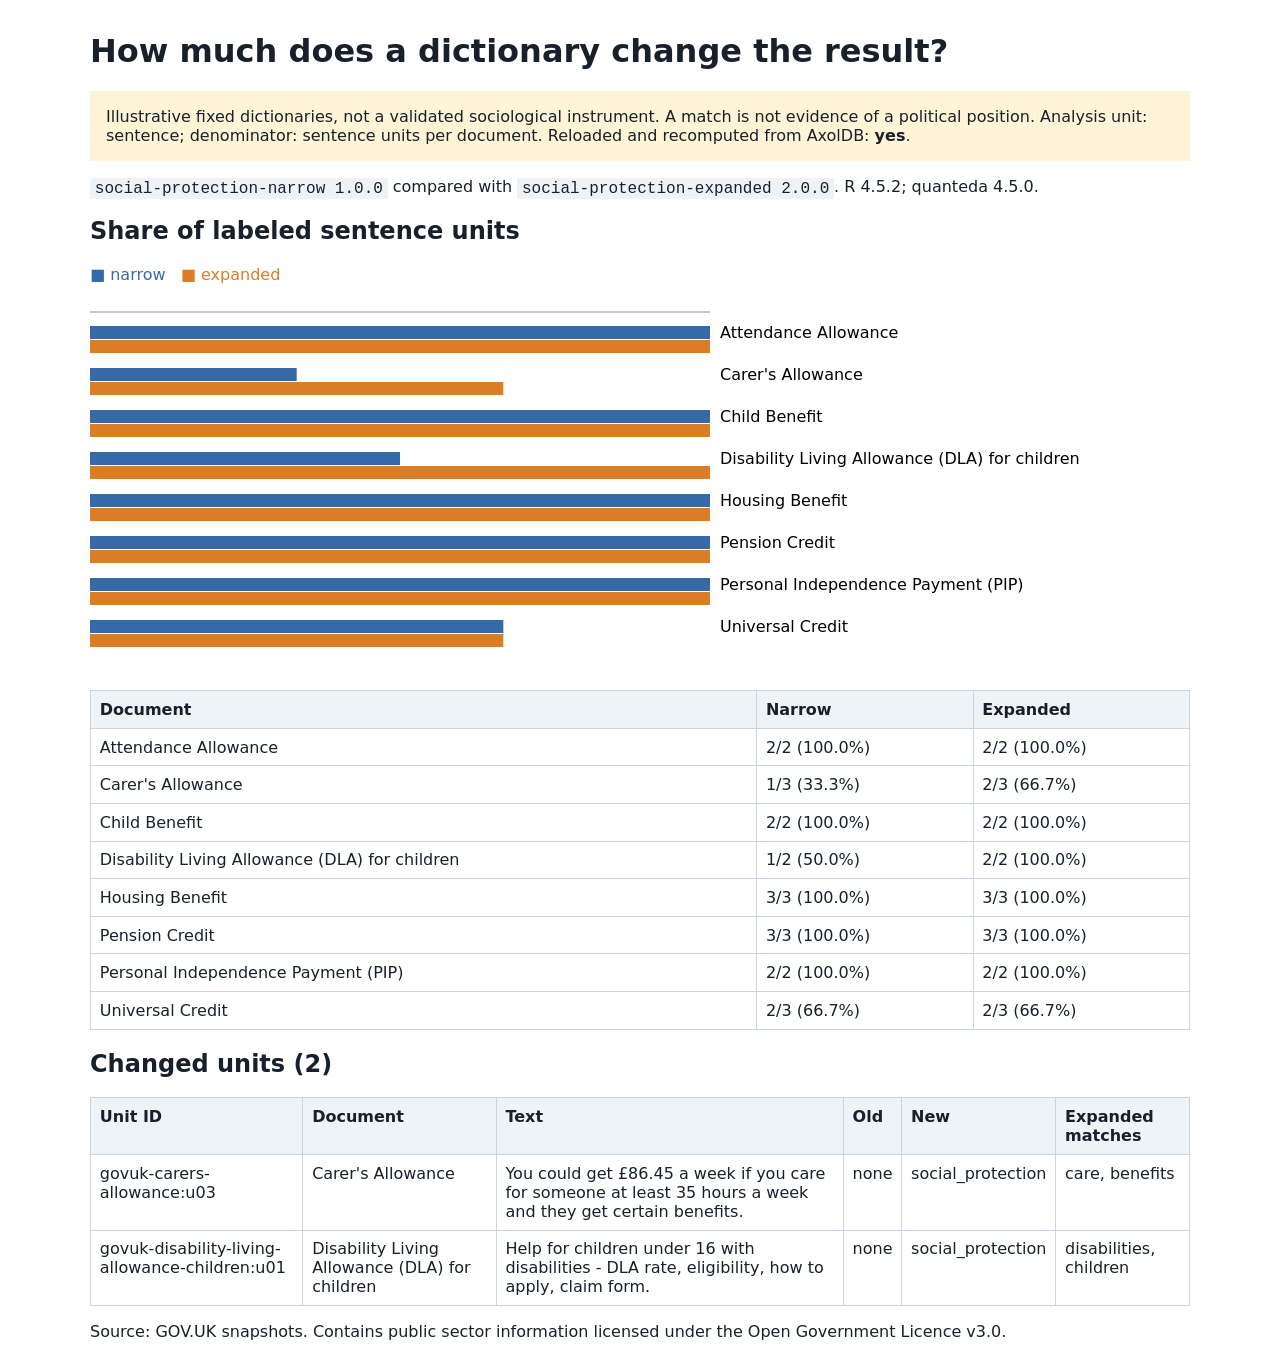
<file: examples/quanteda-social-protection/results/report.html>
<!doctype html><html lang="en"><head><meta charset="utf-8">
<meta name="viewport" content="width=device-width,initial-scale=1"><title>Quanteda dictionary comparison</title>
<style>body{font:16px system-ui;max-width:1100px;margin:2rem auto;padding:0 1rem;color:#18212b}table{border-collapse:collapse;width:100%}th,td{border:1px solid #ccd5df;padding:.55rem;text-align:left;vertical-align:top}th{background:#eef3f7}.note{background:#fff4d6;padding:1rem}svg{max-width:100%;height:auto}code{background:#eef3f7;padding:.1rem .3rem}</style></head><body>
<h1>How much does a dictionary change the result?</h1>
<p class="note">Illustrative fixed dictionaries, not a validated sociological instrument. A match is not evidence of a political position. Analysis unit: sentence; denominator: sentence units per document. Reloaded and recomputed from AxolDB: <strong>yes</strong>.</p>
<p><code>social-protection-narrow 1.0.0</code> compared with <code>social-protection-expanded 2.0.0</code>. R 4.5.2; quanteda 4.5.0.</p>
<h2>Share of labeled sentence units</h2><p><span style="color:#3569a8">■ narrow</span> &nbsp; <span style="color:#db7c26">■ expanded</span></p>
<svg viewBox="0 0 1100 386" role="img" aria-label="Grouped bars of labeled sentence shares"><line x1="0" y1="12" x2="620" y2="12" stroke="#8895a3"/><rect x="0" y="26" width="620.00" height="13" fill="#3569a8"/><rect x="0" y="40" width="620.00" height="13" fill="#db7c26"/><rect x="0" y="68" width="206.67" height="13" fill="#3569a8"/><rect x="0" y="82" width="413.33" height="13" fill="#db7c26"/><rect x="0" y="110" width="620.00" height="13" fill="#3569a8"/><rect x="0" y="124" width="620.00" height="13" fill="#db7c26"/><rect x="0" y="152" width="310.00" height="13" fill="#3569a8"/><rect x="0" y="166" width="620.00" height="13" fill="#db7c26"/><rect x="0" y="194" width="620.00" height="13" fill="#3569a8"/><rect x="0" y="208" width="620.00" height="13" fill="#db7c26"/><rect x="0" y="236" width="620.00" height="13" fill="#3569a8"/><rect x="0" y="250" width="620.00" height="13" fill="#db7c26"/><rect x="0" y="278" width="620.00" height="13" fill="#3569a8"/><rect x="0" y="292" width="620.00" height="13" fill="#db7c26"/><rect x="0" y="320" width="413.33" height="13" fill="#3569a8"/><rect x="0" y="334" width="413.33" height="13" fill="#db7c26"/><text x="630" y="38">Attendance Allowance</text><text x="630" y="80">Carer&#39;s Allowance</text><text x="630" y="122">Child Benefit</text><text x="630" y="164">Disability Living Allowance (DLA) for children</text><text x="630" y="206">Housing Benefit</text><text x="630" y="248">Pension Credit</text><text x="630" y="290">Personal Independence Payment (PIP)</text><text x="630" y="332">Universal Credit</text></svg>
<table><thead><tr><th>Document</th><th>Narrow</th><th>Expanded</th></tr></thead><tbody>
<tr><td>Attendance Allowance</td><td>2/2 (100.0%)</td><td>2/2 (100.0%)</td></tr><tr><td>Carer&#39;s Allowance</td><td>1/3 (33.3%)</td><td>2/3 (66.7%)</td></tr><tr><td>Child Benefit</td><td>2/2 (100.0%)</td><td>2/2 (100.0%)</td></tr><tr><td>Disability Living Allowance (DLA) for children</td><td>1/2 (50.0%)</td><td>2/2 (100.0%)</td></tr><tr><td>Housing Benefit</td><td>3/3 (100.0%)</td><td>3/3 (100.0%)</td></tr><tr><td>Pension Credit</td><td>3/3 (100.0%)</td><td>3/3 (100.0%)</td></tr><tr><td>Personal Independence Payment (PIP)</td><td>2/2 (100.0%)</td><td>2/2 (100.0%)</td></tr><tr><td>Universal Credit</td><td>2/3 (66.7%)</td><td>2/3 (66.7%)</td></tr>
</tbody></table>
<h2>Changed units (2)</h2>
<table><thead><tr><th>Unit ID</th><th>Document</th><th>Text</th><th>Old</th><th>New</th><th>Expanded matches</th></tr></thead><tbody>
<tr><td>govuk-carers-allowance:u03</td><td>Carer&#39;s Allowance</td><td>You could get £86.45 a week if you care for someone at least 35 hours a week and they get certain benefits.</td><td>none</td><td>social_protection</td><td>care, benefits</td></tr><tr><td>govuk-disability-living-allowance-children:u01</td><td>Disability Living Allowance (DLA) for children</td><td>Help for children under 16 with disabilities - DLA rate, eligibility, how to apply, claim form.</td><td>none</td><td>social_protection</td><td>disabilities, children</td></tr>
</tbody></table>
<p>Source: GOV.UK snapshots. Contains public sector information licensed under the Open Government Licence v3.0.</p>
</body></html>
</file>
